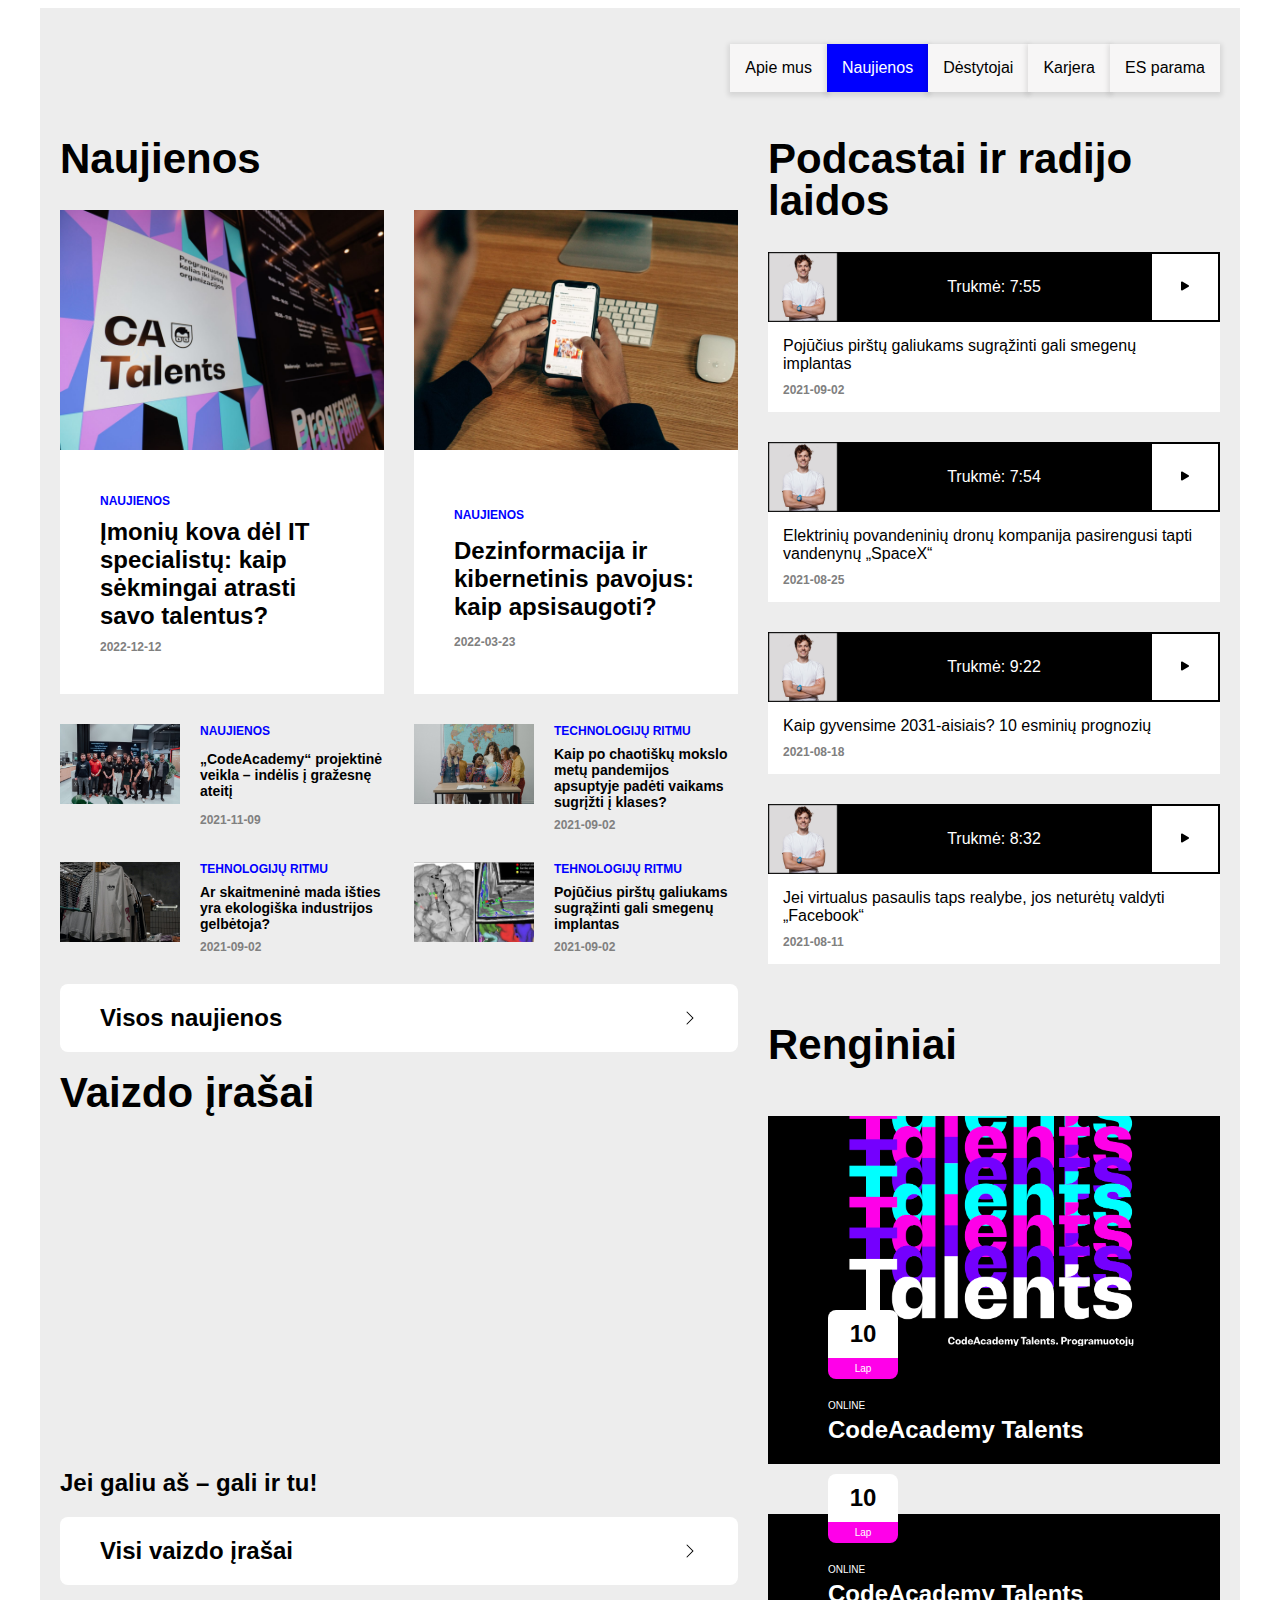
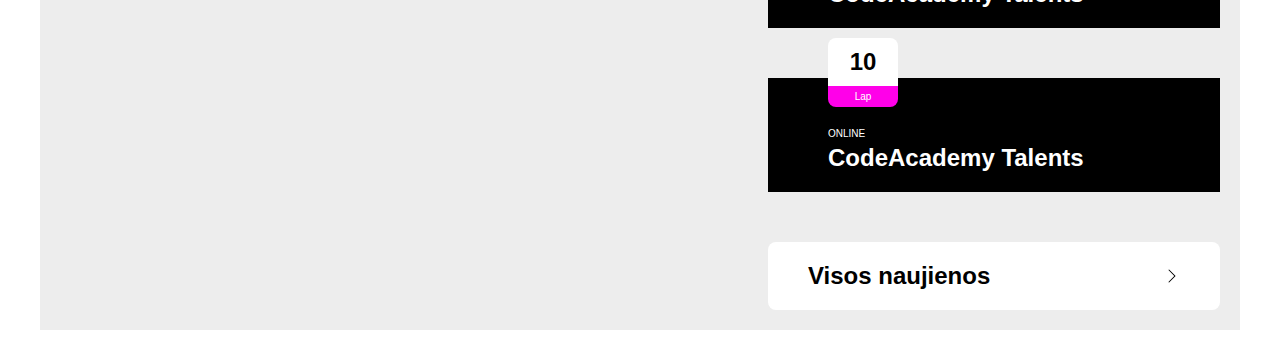
<file: index.html>
<!DOCTYPE html>
<html lang="en">

<head>
    <meta charset="UTF-8">
    <meta http-equiv="X-UA-Compatible" content="IE=edge">
    <meta name="viewport" content="width=device-width, initial-scale=1.0">
    <title>Naujienos | CodeAcademy</title>
    <link rel="stylesheet" href="ca-naujienos.css">
</head>

<body>
    <div class="container">
        <div class="content-wrapper">


            <div class="news-menu">
                <ul class="menu-list">
                    <li class="menu-item"><a href="#">Apie mus</a></li>
                    <li class="menu-item current-page"><a href="#">Naujienos</a></li>
                    <li class="menu-item"><a href="#">Dėstytojai</a></li>
                    <li class="menu-item"><a href="#">Karjera</a></li>
                    <li class="menu-item"><a href="#">ES parama</a></li>
                </ul>
            </div>

            <div class="all-main-content">
                <div class="news-primary">
                    <div class="all-news-block">

                        <h1>Naujienos</h1>
                        <div class="news-container">
                            <div class="latest-news-container">
                                <div class="latest-news">
                                    <div class="post-card-image-big">
                                        <img src="./CA-images/2022_11_10-Code-Academy-221-1536x1024.jpg"
                                            alt="CodeAcademy poster">
                                    </div>
                                    <div class="post-card-info">
                                        <div class="post-card-category">Naujienos</div>
                                        <h3 class="news-article">Įmonių kova dėl IT specialistų: kaip sėkmingai atrasti
                                            savo
                                            talentus?</h3>
                                        <div class="post-card-date">2022-12-12</div>
                                    </div>
                                </div>

                                <div class="latest-news">
                                    <div class="post-card-image-big">
                                        <img src="./CA-images/charlesdeluvio-FdDkfYFHqe4-unsplash-1536x1491.jpg"
                                            alt="Man holding phone and reading email">
                                    </div>
                                    <div class="post-card-info">
                                        <div class="post-card-category">Naujienos</div>
                                        <h3 class="news-article">Dezinformacija ir kibernetinis pavojus: kaip
                                            apsisaugoti?
                                        </h3>
                                        <div class="post-card-date">2022-03-23</div>
                                    </div>
                                </div>
                            </div>


                            <div class="older-news-container">
                                <div class="older-news-card">
                                    <div class="post-card-image-small">
                                        <img src="./CA-images/120840956_3665630673483886_440856791753000379_n-1536x1024.jpg"
                                            alt="CodeAcademy team">
                                    </div>
                                    <div class="post-card-info-small">
                                        <div class="post-card-category">Naujienos</div>
                                        <h3 class="news-article">„CodeAcademy“ projektinė veikla – indėlis į gražesnę
                                            ateitį
                                        </h3>
                                        <div class="post-card-date">2021-11-09</div>
                                    </div>
                                </div>
                                <div class="older-news-card">
                                    <div class="post-card-image-small">
                                        <img src="./CA-images/pexels-tima-miroshnichenko-5428258-1536x1038.jpg"
                                            alt="Teacher with students">
                                    </div>
                                    <div class="post-card-info-small">
                                        <div class="post-card-category">Technologijų ritmu</div>
                                        <h3 class="news-article">Kaip po chaotiškų mokslo metų pandemijos apsuptyje
                                            padėti
                                            vaikams sugrįžti į klases?</h3>
                                        <div class="post-card-date">2021-09-02</div>
                                    </div>
                                </div>
                                <div class="older-news-card">
                                    <div class="post-card-image-small">
                                        <img src="./CA-images/mintosko-Ro0PNXcpCus-unsplash-1536x1057.jpg"
                                            alt="Hanging t-shirts">
                                    </div>
                                    <div class="post-card-info-small">
                                        <div class="post-card-category">Tehnologijų ritmu</div>
                                        <h3 class="news-article">Ar skaitmeninė mada išties yra ekologiška industrijos
                                            gelbėtoja?</h3>
                                        <div class="post-card-date">2021-09-02</div>
                                    </div>
                                </div>
                                <div class="older-news-card">
                                    <div class="post-card-image-small">
                                        <img src="./CA-images/image.jpeg" alt="Man holding phone and reading email">
                                    </div>
                                    <div class="post-card-info-small">
                                        <div class="post-card-category">Tehnologijų ritmu</div>
                                        <h3 class="news-article">Pojūčius pirštų galiukams sugrąžinti gali smegenų
                                            implantas
                                        </h3>
                                        <div class="post-card-date">2021-09-02</div>
                                    </div>
                                </div>
                            </div>
                        </div>
                        <div class="all-news-cache">
                            <a href="#" class="button">Visos naujienos
                                <svg xmlns="http://www.w3.org/2000/svg" width="16" height="16" fill="currentColor"
                                    class="bi bi-chevron-right" viewBox="0 0 16 16">
                                    <path fill-rule="evenodd"
                                        d="M4.646 1.646a.5.5 0 0 1 .708 0l6 6a.5.5 0 0 1 0 .708l-6 6a.5.5 0 0 1-.708-.708L10.293 8 4.646 2.354a.5.5 0 0 1 0-.708z" />
                                </svg>
                            </a>
                        </div>
                    </div>


                    <div class="videos-container">
                        <div class="videos-wrapper">
                            <h1>Vaizdo įrašai</h1>
                            <div class="video-wrapper">
                                <iframe width="560" height="315" src="https://www.youtube.com/embed/b8dGCsP75HA"
                                    title="YouTube video player" frameborder="0"
                                    allow="accelerometer; autoplay; clipboard-write; encrypted-media; gyroscope; picture-in-picture"
                                    allowfullscreen></iframe>
                                <h2>Jei galiu aš – gali ir tu!</h2>
                            </div>
                            <a href="#" class="button">Visi vaizdo įrašai
                                <svg xmlns="http://www.w3.org/2000/svg" width="16" height="16" fill="currentColor"
                                    class="bi bi-chevron-right" viewBox="0 0 16 16">
                                    <path fill-rule="evenodd"
                                        d="M4.646 1.646a.5.5 0 0 1 .708 0l6 6a.5.5 0 0 1 0 .708l-6 6a.5.5 0 0 1-.708-.708L10.293 8 4.646 2.354a.5.5 0 0 1 0-.708z" />
                                </svg>
                            </a>
                        </div>
                    </div>



                </div>
                <div class="news-secondary">



                    <div class="audio-wrapper">

                        <h1>Podcastai ir radijo laidos</h1>



                        <div class="audio-item">
                            <div class="audio-bar">
                                <img class="audio-img" src="./CA-images/Untitled-design.png"
                                    alt="Podcast host">
                                <p class="duration"> Trukmė: 7:55</p>
                                <button class="play"><svg xmlns="http://www.w3.org/2000/svg" width="16" height="16" fill="currentColor" class="bi bi-play-fill" viewBox="0 0 16 16">
                                    <path d="m11.596 8.697-6.363 3.692c-.54.313-1.233-.066-1.233-.697V4.308c0-.63.692-1.01 1.233-.696l6.363 3.692a.802.802 0 0 1 0 1.393z"/>
                                  </svg></button>
                            </div>
                            <div class="audio-info">
                                <div class="audio-article">Pojūčius pirštų galiukams sugrąžinti gali smegenų implantas
                                </div>
                                <div class="audio-date">2021-09-02</div>
                            </div>
                        </div>

                        <div class="audio-item">
                            <div class="audio-bar">
                                <img class="audio-img" src="./CA-images/Untitled-design.png"
                                    alt="Podcast host">
                                <p class="duration"> Trukmė: 7:54</p>
                                <button class="play"><svg xmlns="http://www.w3.org/2000/svg" width="16" height="16" fill="currentColor" class="bi bi-play-fill" viewBox="0 0 16 16">
                                    <path d="m11.596 8.697-6.363 3.692c-.54.313-1.233-.066-1.233-.697V4.308c0-.63.692-1.01 1.233-.696l6.363 3.692a.802.802 0 0 1 0 1.393z"/>
                                  </svg></button>
                            </div>
                            <div class="audio-info">
                                <div class="audio-article">Elektrinių povandeninių dronų kompanija pasirengusi tapti
                                    vandenynų „SpaceX“
                                </div>
                                <div class="audio-date">2021-08-25</div>
                            </div>
                        </div>

                        <div class="audio-item">
                            <div class="audio-bar">
                                <img class="audio-img" src="./CA-images/Untitled-design.png"
                                    alt="Podcast host">
                                <p class="duration"> Trukmė: 9:22</p>
                                <button class="play"><svg xmlns="http://www.w3.org/2000/svg" width="16" height="16" fill="currentColor" class="bi bi-play-fill" viewBox="0 0 16 16">
                                    <path d="m11.596 8.697-6.363 3.692c-.54.313-1.233-.066-1.233-.697V4.308c0-.63.692-1.01 1.233-.696l6.363 3.692a.802.802 0 0 1 0 1.393z"/>
                                  </svg></button>
                            </div>
                            <div class="audio-info">
                                <div class="audio-article">Kaip gyvensime 2031-aisiais? 10 esminių prognozių
                                </div>
                                <div class="audio-date">2021-08-18</div>
                            </div>
                        </div>

                        <div class="audio-item">
                            <div class="audio-bar">
                                <img class="audio-img" src="./CA-images/Untitled-design.png"
                                    alt="Podcast host">
                                <p class="duration"> Trukmė: 8:32</p>
                                <button class="play"><svg xmlns="http://www.w3.org/2000/svg" width="16" height="16" fill="currentColor" class="bi bi-play-fill" viewBox="0 0 16 16">
                                    <path d="m11.596 8.697-6.363 3.692c-.54.313-1.233-.066-1.233-.697V4.308c0-.63.692-1.01 1.233-.696l6.363 3.692a.802.802 0 0 1 0 1.393z"/>
                                  </svg></button>
                            </div>
                            <div class="audio-info">
                                <div class="audio-article">Jei virtualus pasaulis taps realybe, jos neturėtų valdyti
                                    „Facebook“
                                </div>
                                <div class="audio-date">2021-08-11</div>
                            </div>
                        </div>


                    </div>



                    <div class="events-wrapper">

                        <h1>Renginiai</h1>
                        <div class="talents-event">

                            <div class="ca-talents-image">
                                <img src="./CA-images/MicrosoftTeams-image-20.png"
                                    alt="CodeAcademy talents icon">
                            </div>



                            <div class="event-card">
                                <div class="event-date">
                                    <div class="event-day">10</div>
                                    <div class="event-moth">Lap</div>
                                </div>
                                <div class="event-location">Online</div>
                                <h2 class="event-title">CodeAcademy Talents</h2>

                            </div>
                        </div>



                        <div class="event-card">
                            <div class="event-date">
                                <div class="event-day">10</div>
                                <div class="event-moth">Lap</div>
                            </div>
                            <div class="event-location">Online</div>
                            <h2 class="event-title">CodeAcademy Talents</h2>
                        </div>



                        <div class="event-card">
                            <div class="event-date">
                                <div class="event-day">10</div>
                                <div class="event-moth">Lap</div>
                            </div>
                            <div class="event-location">Online</div>
                            <h2 class="event-title">CodeAcademy Talents</h2>
                        </div>


                        <a href="#" class="button">Visos naujienos
                            <svg xmlns="http://www.w3.org/2000/svg" width="16" height="16" fill="currentColor"
                                class="bi bi-chevron-right" viewBox="0 0 16 16">
                                <path fill-rule="evenodd"
                                    d="M4.646 1.646a.5.5 0 0 1 .708 0l6 6a.5.5 0 0 1 0 .708l-6 6a.5.5 0 0 1-.708-.708L10.293 8 4.646 2.354a.5.5 0 0 1 0-.708z" />
                            </svg>
                        </a>


                    </div>





                </div>

            </div>

        </div>
    </div>



</body>

</html>
</file>
<file: ca-naujienos.css>
html {
    font-family: 'Bw Nista Int', Arial, sans-serif;

}

*,
*::before,
*::after {
    box-sizing: border-box;
}

.container {
    max-width: 1200px;
    margin-left: auto;
    margin-right: auto;
    padding: 20px;
    background-color: rgb(237, 237, 237);
}

.content-wrapper {
    display: flex;
    flex-wrap: wrap;
    gap: 30px;
}

h2 {
    width: 100%;
    font-size: 24px;
    font-weight: 700;
    margin: 0;
}


.button {
    background-color: white;
    color: black;
    text-decoration: none;
    font-size: 24px;
    font-weight: 700;
    padding: 20px 40px;
    display: block;
    width: 100%;
    border: 2px none;
    border-radius: 8px;
    display: flex;
    align-items: center;
    justify-content: space-between;

}

.news-menu {
    width: 100%;
}

ul.menu-list {
    list-style-type: none;
    display: flex;
    justify-content: flex-end;
}

.menu-item {
    box-shadow: 0px 2px 5px 2px rgba(0, 0, 0, 0.1);
    padding: 15px;
    background-color: rgb(247, 246, 246);
}

.menu-item a {
    text-decoration: none;
    color: black;
}

.menu-item.current-page a {
    color: white
}

.menu-item.current-page {
    background-color: blue;
    color: white;
    text-decoration: none;
}

.all-main-content {
    width: 100%;
    display: flex;
    column-gap: 30px;
}
.news-primary {
    /* height: 100%; */
    width: calc((100% - 30px) / 10 * 6);
}

.news-secondary {
    /* height: 100%; */
    width: calc((100% - 30px) / 10 * 4);
    display: flex;
    gap: 60px;
    flex-wrap: wrap;
    align-content: flex-start;
}

.all-news-block {
    /* height: 100%; */
    width: 100%;
    display: flex;
    flex-wrap: wrap;
    row-gap: 30px;
}

h1 {
    margin: 0;
    /* height: 10%; */
    width: 100%;
    font-size: 42px;
    font-weight: 700;
    line-height: 1;
}

.news-container {
    /* height: 80%; */
    width: 100%;
    display: flex;
    flex-wrap: wrap;
    row-gap: 30px;
}

.latest-news-container {
    background-color: rgb(237, 237, 237);
    /* width:calc(100% - 30px); */
    display: flex;
    gap: 30px;
}

.latest-news-container div {
    background-color: white;
}

.latest-news {
    width: 50%;
    display: flex;
    flex-wrap: wrap;
}

/* .post-card-image-big {
    height: 50%;
    width: 100%;
} */

.post-card-image-big img {
    height: 240px;
    width: 324px;
    object-fit: cover;
}

.post-card-info {
    /* height: 50%; */
    width: 100%;
    display: flex;
    flex-wrap: wrap;
    padding: 40px;
    gap: 10px;
}

.post-card-category {
    /* height: calc(100% / 6); */
    width: 100%;
    font-size: 12px;
    font-weight: 700;
    color: blue;
    text-transform: uppercase;
}

.post-card-info .news-article {
    /* height: calc((100% / 6) * 4); */
    width: 100%;
    margin: 0;
    font-size: 24px;
    font-weight: 700;
}

.post-card-date,
.audio-date {
    /* height: calc(100% / 6); */
    width: 100%;
    color: grey;
    font-size: 12px;
    font-weight: 700;
}

.older-news-container {
    background-color: rgb(237, 237, 237); 
    /* height: 30%; */
    width: 100%;
    display: flex;
    flex-wrap: wrap;
    gap: 30px;
}

.older-news-card {
    width: calc((100% - 30px) / 2);
    display: flex;
    gap: 20px
}

.post-card-image-small>* {
    width: 120px;
    height: 80px;
    object-fit: cover;
}

.post-card-info-small {
    width: 70%;
    display: flex;
    flex-wrap: wrap;
    gap: 8px;

}

.post-card-info-small .news-article {
    text-decoration: none;
    font-size: 14px;
    margin: 0;

}

.all-news-cache {
    /* height: 10%; */
    width: 100%;
}

.videos-container {
    /* height: 100%; */
    width: 100%;
}

.videos-wrapper {
    /* height: 100%; */
    width: 100%;
    display: flex;
    flex-wrap: wrap;
    gap: 20px;
    margin-top: 20px;
}

.video-wrapper {
    width: 100%;
    display: flex;
    flex-wrap: wrap;
    gap: 20px;
}



.audio-wrapper {
    /* height: 100%; */
    width: 100%;
    display: flex;
    flex-wrap: wrap;
    gap: 30px;
}

.audio-item {
    /* height: 25%; */
    background-color: white;
    width: 100%;
    display: flex;
    flex-wrap: wrap;
}

.audio-bar {
    /* height: 50%; */
    background-color: black;
    color: white;
    width: 100%;
    display: flex;
    justify-content: space-between;
    align-items: center;
}

.audio-img {
    height: 70px;
    width: 70px;
    object-fit: cover;
}

button.play {
    background-color: white;
    height: 70px;
    width: 70px;
    border: 2px solid;
}

.audio-info {
    /* height: 50%; */
    width: 100%;
    display: flex;
    flex-wrap: wrap;
    padding: 15px;
    gap: 10px;
}

.events-wrapper {
    width: 100%;
    display: flex;
    flex-wrap: wrap;
    gap: 50px;
}

.talents-event {
    width: 100%;
}

.ca-talents-image{
    background-color: black;
    text-align: center;
}



.ca-talents-image>* {
    height: 230px;
    width: 345px;
    object-fit: cover;
}







.event-wrapper {
    width: 100%;
    display: flex;
    flex-wrap: wrap;
}









.event-card {
    background-color: black;
    width: 100%;
    color: white;
    padding: 50px 20px 20px 60px;
    display: flex;
    flex-wrap: wrap;
    gap: 5px;
    flex-direction: column;
    position: relative;
}

.event-location {
    text-transform: uppercase;
    font-size: 10px;
}

.event-date {
    display: block;
    width: 70px;
    text-align: center;
    border-radius: 8px;
    overflow: hidden;
    /* margin: -51px 0 19px; */
    position: absolute;
    top: -40px;
}

.event-day {
    background-color: white;
    color: black;
    font-size: 24px;
    font-weight: 700;
    padding: 10px;
}

.event-moth {
    background-color: #ff00e9;
    font-size: 10px;
    padding: 5px;
    overflow: hidden;
}
</file>
